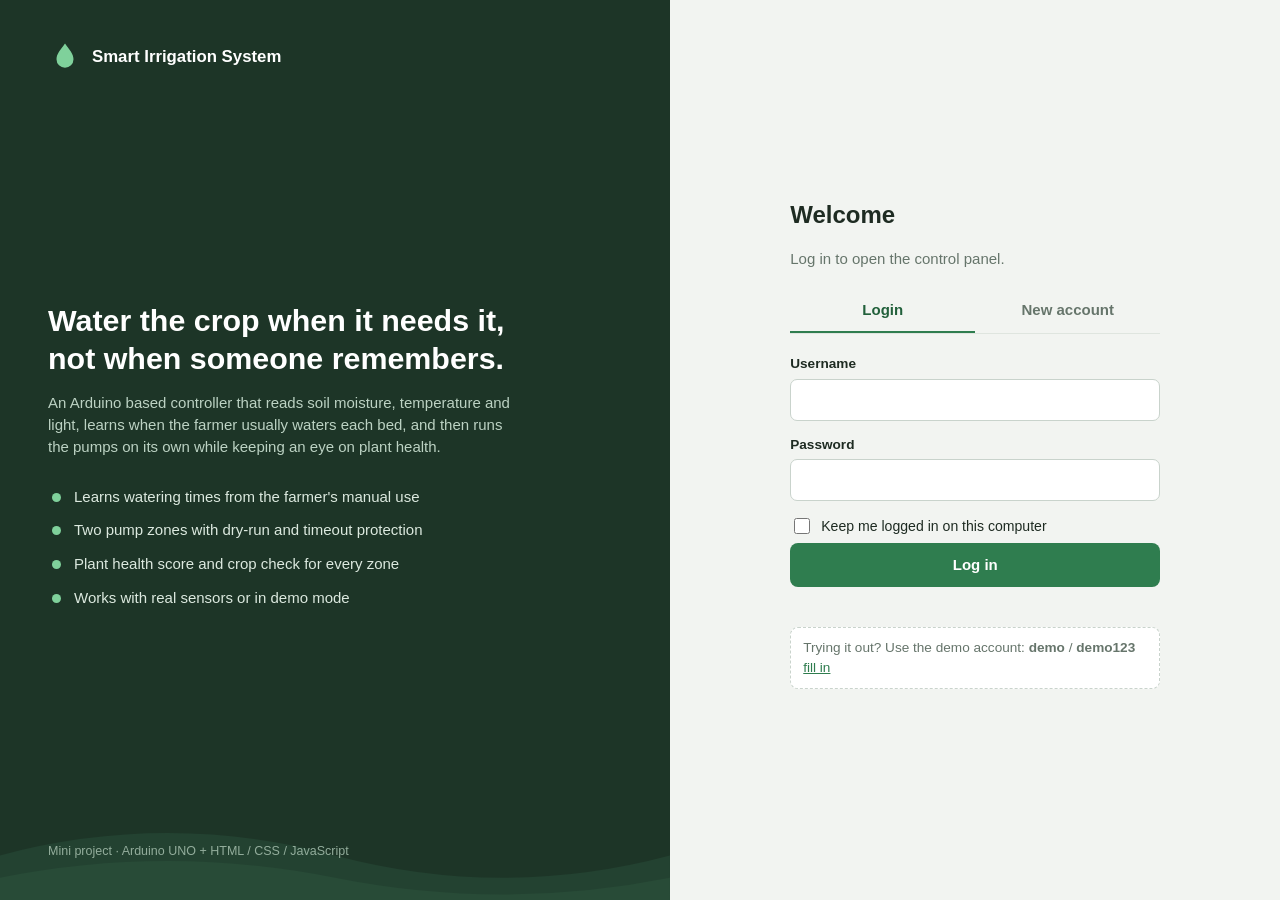
<file: index.html>
<!DOCTYPE html>
<html lang="en">
<head>
<meta charset="UTF-8">
<meta name="viewport" content="width=device-width, initial-scale=1">
<title>Login - Smart Irrigation System</title>
<link rel="stylesheet" href="css/style.css">
</head>
<body class="auth-page">

<div class="auth-wrap">
  <section class="auth-side">
    <div class="logo-row">
      <svg width="34" height="34" viewBox="0 0 24 24" aria-hidden="true"><path fill="#7fd19b" d="M12 2.5C9 6.6 6 10 6 13.5a6 6 0 0 0 12 0C18 10 15 6.6 12 2.5z"/></svg>
      <span>Smart Irrigation System</span>
    </div>

    <div class="auth-intro">
      <h1>Water the crop when it needs it, not when someone remembers.</h1>
      <p>An Arduino based controller that reads soil moisture, temperature and light, learns when the
        farmer usually waters each bed, and then runs the pumps on its own while keeping an eye on plant health.</p>
      <ul class="feature-list">
        <li>Learns watering times from the farmer's manual use</li>
        <li>Two pump zones with dry-run and timeout protection</li>
        <li>Plant health score and crop check for every zone</li>
        <li>Works with real sensors or in demo mode</li>
      </ul>
    </div>

    <small class="auth-foot">Mini project · Arduino UNO + HTML / CSS / JavaScript</small>
  </section>

  <main class="auth-main">
    <div class="auth-card">
      <h2>Welcome</h2>
      <p class="muted">Log in to open the control panel.</p>

      <div class="auth-tabs">
        <button type="button" class="active" data-tab="login">Login</button>
        <button type="button" data-tab="register">New account</button>
      </div>

      <form id="loginForm" autocomplete="on">
        <div class="field">
          <label for="lUser">Username</label>
          <input type="text" id="lUser" autocomplete="username" required>
        </div>
        <div class="field">
          <label for="lPass">Password</label>
          <input type="password" id="lPass" autocomplete="current-password" required>
        </div>
        <label class="chk"><input type="checkbox" id="lRemember"> Keep me logged in on this computer</label>
        <button type="submit" class="btn full">Log in</button>
        <p class="err" id="loginErr" role="alert"></p>
        <p class="hint">Trying it out? Use the demo account: <b>demo</b> / <b>demo123</b>
          <button type="button" class="link" id="fillDemo">fill in</button></p>
      </form>

      <form id="registerForm" hidden>
        <div class="field">
          <label for="rName">Full name</label>
          <input type="text" id="rName" autocomplete="name" required>
        </div>
        <div class="field">
          <label for="rUser">Username</label>
          <input type="text" id="rUser" autocomplete="username" required>
        </div>
        <div class="field">
          <label for="rPass">Password <span class="muted small">(min 6 characters)</span></label>
          <input type="password" id="rPass" autocomplete="new-password" required>
        </div>
        <div class="field">
          <label for="rPass2">Confirm password</label>
          <input type="password" id="rPass2" autocomplete="new-password" required>
        </div>
        <button type="submit" class="btn full">Create account</button>
        <p class="err" id="regErr" role="alert"></p>
      </form>
    </div>
  </main>
</div>

<script src="js/common.js"></script>
<script src="js/auth.js"></script>
<script src="js/login.js"></script>
</body>
</html>
</file>
<file: css/style.css>
/* Smart Irrigation System - styles */

:root {
  --bg: #f2f4f1;
  --card: #fff;
  --ink: #1e2b22;
  --muted: #66756b;
  --line: #dfe5df;
  --green: #2f7d4f;
  --green-d: #22603b;
  --green-l: #e5f2ea;
  --blue: #2c74b8;
  --blue-l: #e4eef8;
  --red: #c9473f;
  --red-l: #fbe9e7;
  --amber: #b07a0e;
  --amber-l: #fbf1dc;
  --side: #1d3527;
}

* { box-sizing: border-box; }
html, body { margin: 0; }
body {
  font-family: "Segoe UI", Roboto, Arial, sans-serif;
  background: var(--bg);
  color: var(--ink);
  font-size: 15px;
  line-height: 1.45;
}
h1, h2, h3, h4 { margin: 0; }
h3 { font-size: 1rem; }
h4 { font-size: .9rem; margin: 18px 0 8px; }
a { color: var(--green); }
code { background: #eef1ee; padding: 1px 5px; border-radius: 4px; font-size: .88em; }
.muted { color: var(--muted); }
.small { font-size: .82rem; }
.nowrap { white-space: nowrap; }
[hidden] { display: none !important; }

/* ---------- buttons & inputs ---------- */
.btn {
  border: 0; border-radius: 8px; padding: 10px 16px;
  font: inherit; font-weight: 600; cursor: pointer;
  color: #fff; background: var(--green);
}
.btn:hover:not(:disabled) { background: var(--green-d); }
.btn:disabled { background: #c9d1cb; color: #f4f6f5; cursor: not-allowed; }
.btn.blue { background: var(--blue); }
.btn.blue:hover:not(:disabled) { background: #22609b; }
.btn.red { background: var(--red); }
.btn.red:hover:not(:disabled) { background: #ad3a33; }
.btn.blue:disabled, .btn.red:disabled { background: #c9d1cb; color: #f4f6f5; }
.btn.ghost { background: #fff; color: var(--green-d); border: 1px solid #b9cfc0; }
.btn.ghost:hover:not(:disabled) { background: var(--green-l); }
.btn.ghost:disabled { color: #9aa39e; background: #fff; }
.btn.ghost.danger { color: var(--red); border-color: #e5bdb9; }
.btn.ghost.danger:hover { background: var(--red-l); }
.btn.sm { padding: 7px 13px; font-size: .88rem; }
.btn.xs { padding: 4px 10px; font-size: .8rem; font-weight: 600; }
.btn.full { width: 100%; padding: 11px; margin-top: 6px; }
.btn-row { display: flex; gap: 10px; flex-wrap: wrap; margin-top: 14px; }
.btn-row .btn { flex: 1 1 110px; }
.btn-row.left .btn { flex: 0 0 auto; }
.file-btn { position: relative; overflow: hidden; display: inline-block; }
.file-btn input { position: absolute; inset: 0; opacity: 0; cursor: pointer; }

.link { background: none; border: 0; padding: 0; font: inherit; color: var(--green); text-decoration: underline; cursor: pointer; }
.link.light { color: #a9d8b8; font-size: .85rem; }

.field { margin-bottom: 14px; }
.field label { display: block; font-size: .85rem; font-weight: 600; margin-bottom: 5px; }
input[type=text], input[type=password], select {
  width: 100%; padding: 9px 11px; font: inherit;
  border: 1px solid #c9d3cc; border-radius: 7px; background: #fff; color: var(--ink);
}
input:focus, select:focus { outline: 2px solid #9fd1b0; border-color: var(--green); }
.chk { display: flex; align-items: center; gap: 8px; font-size: .88rem; cursor: pointer; }
.chk input { accent-color: var(--green); width: 16px; height: 16px; }

/* ---------- login page ---------- */
.auth-wrap { min-height: 100vh; display: grid; grid-template-columns: 1.1fr 1fr; }
.auth-side {
  background: var(--side) url("data:image/svg+xml,%3Csvg xmlns='http://www.w3.org/2000/svg' width='600' height='200' viewBox='0 0 600 200'%3E%3Cpath d='M0 160 Q150 120 300 160 T600 160 V200 H0Z' fill='%23234231'/%3E%3Cpath d='M0 180 Q150 150 300 180 T600 180 V200 H0Z' fill='%23284b37'/%3E%3C/svg%3E") bottom / 100% auto no-repeat;
  color: #dce9df; padding: 40px 48px;
  display: flex; flex-direction: column; justify-content: space-between; gap: 32px;
}
.logo-row { display: flex; align-items: center; gap: 10px; font-weight: 700; font-size: 1.05rem; color: #fff; }
.auth-intro { max-width: 470px; }
.auth-intro h1 { font-size: 1.9rem; line-height: 1.25; color: #fff; margin-bottom: 14px; }
.auth-intro p { color: #bcd2c3; }
.feature-list { padding: 0; list-style: none; margin: 22px 0 0; }
.feature-list li { padding: 6px 0 6px 26px; position: relative; }
.feature-list li::before {
  content: ""; position: absolute; left: 4px; top: 13px; width: 9px; height: 9px;
  border-radius: 50%; background: #7fd19b;
}
.auth-foot { color: #93ad9c; }
.auth-main { display: flex; align-items: center; justify-content: center; padding: 32px 16px; }
.auth-card { width: 100%; max-width: 370px; }
.auth-card h2 { font-size: 1.5rem; }
.auth-tabs { display: flex; border-bottom: 1px solid var(--line); margin: 20px 0; }
.auth-tabs button {
  flex: 1; background: none; border: 0; padding: 10px; font: inherit; font-weight: 600;
  color: var(--muted); border-bottom: 2px solid transparent; cursor: pointer;
}
.auth-tabs button.active { color: var(--green-d); border-bottom-color: var(--green); }
.err { color: var(--red); font-size: .88rem; min-height: 1.2em; margin: 10px 0 0; }
.hint { font-size: .85rem; color: var(--muted); background: #fff; border: 1px dashed #c9d3cc; padding: 10px 12px; border-radius: 8px; }

/* ---------- app layout ---------- */
.app { display: grid; grid-template-columns: 215px 1fr; min-height: 100vh; }
.side {
  background: var(--side); color: #c8dccd;
  position: sticky; top: 0; height: 100vh;
  display: flex; flex-direction: column;
}
.side .logo { display: flex; align-items: center; gap: 10px; padding: 18px 18px 22px; color: #fff; }
.side .logo small { display: block; color: #93ad9c; font-size: .78rem; }
.nav { display: flex; flex-direction: column; }
.nav a {
  padding: 10px 20px; color: inherit; text-decoration: none; font-size: .93rem;
  border-left: 3px solid transparent;
}
.nav a:hover { background: rgba(255, 255, 255, .05); }
.nav a.active { background: rgba(255, 255, 255, .08); color: #fff; border-left-color: #7fd19b; font-weight: 600; }
.side-foot { margin-top: auto; padding: 16px 20px; font-size: .85rem; border-top: 1px solid rgba(255, 255, 255, .08); }

.main { min-width: 0; }
.topbar {
  display: flex; justify-content: space-between; align-items: center; gap: 12px; flex-wrap: wrap;
  background: #fff; border-bottom: 1px solid var(--line);
  padding: 12px 24px; position: sticky; top: 0; z-index: 5;
}
.topbar h1 { font-size: 1.2rem; }
.top-right { display: flex; align-items: center; gap: 8px; flex-wrap: wrap; }

.demo-bar {
  display: flex; align-items: center; flex-wrap: wrap; gap: 8px 12px;
  background: var(--amber-l); border-bottom: 1px solid #ecd9ae; padding: 8px 24px; font-size: .86rem;
}
.demo-bar select { width: auto; padding: 4px 8px; font-size: .85rem; }
.demo-bar .sep { width: 1px; height: 20px; background: #e2cf9f; }

.content { padding: 20px 24px 40px; max-width: 1250px; }
.notice { background: var(--blue-l); border: 1px solid #c3d8ee; border-radius: 10px; padding: 12px 16px; margin-bottom: 16px; font-size: .92rem; }
.page-note { color: var(--muted); font-size: .9rem; margin: 0 0 16px; max-width: 900px; }

.grid { display: grid; gap: 16px; margin-bottom: 16px; }
.grid.stats { grid-template-columns: repeat(4, 1fr); }
.grid.two { grid-template-columns: repeat(2, minmax(0, 1fr)); }
.stack { display: grid; gap: 16px; grid-template-columns: minmax(0, 1fr); }

.card { background: var(--card); border: 1px solid var(--line); border-radius: 10px; padding: 16px 18px; margin-bottom: 16px; min-width: 0; }
.grid > .card, .stack > .card { margin-bottom: 0; }
.card > h3 { margin-bottom: 12px; }
.card-head { display: flex; justify-content: space-between; align-items: baseline; gap: 10px; margin-bottom: 10px; }
.row-card { display: flex; justify-content: space-between; align-items: center; gap: 16px; flex-wrap: wrap; }

.stat .label { font-size: .8rem; color: var(--muted); font-weight: 600; text-transform: uppercase; letter-spacing: .04em; }
.stat.alert { border-color: #ebc0bc; background: #fff7f6; }
.stat.alert .big { color: var(--red); }
.big { font-size: 2rem; font-weight: 700; font-variant-numeric: tabular-nums; line-height: 1.15; }
.unit { font-size: .95rem; color: var(--muted); font-weight: 500; margin-left: 3px; }

.pill { display: inline-block; padding: 4px 11px; border-radius: 999px; font-size: .8rem; font-weight: 600; background: #eceff0; color: #555; white-space: nowrap; }
.pill.on { background: var(--green-l); color: var(--green-d); }
.pill.sim { background: var(--amber-l); color: #7a5300; }
.pill.blue { background: var(--blue-l); color: #1d5a92; }

.tag { display: inline-block; font-size: .72rem; font-weight: 700; padding: 1px 7px; border-radius: 4px; background: #eceff0; color: #555; margin-right: 6px; }
.tag.farmer { background: var(--green-l); color: var(--green-d); }
.tag.auto { background: var(--blue-l); color: #1d5a92; }
.tag.safety { background: var(--red-l); color: #9b2f28; }
.tag.device { background: var(--amber-l); color: #7a5300; }

/* zone cards */
.zc-head { display: flex; justify-content: space-between; align-items: flex-start; gap: 8px; }
.zc-body { display: flex; justify-content: space-between; align-items: flex-end; margin: 12px 0 10px; }
.zc-score { text-align: right; }
.zc-score small { display: block; }
.score { font-size: 1.5rem; font-weight: 700; }
.score.good { color: var(--green); }
.score.warn { color: var(--amber); }
.score.bad { color: var(--red); }
.band-meter { position: relative; height: 12px; border-radius: 6px; background: #e9ede9; overflow: hidden; }
.band-meter .crit { position: absolute; left: 0; top: 0; bottom: 0; background: #f2cdc9; }
.band-meter .band { position: absolute; top: 0; bottom: 0; background: #b6dcc3; }
.band-meter .mark { position: absolute; top: 0; bottom: 0; width: 4px; margin-left: -2px; background: var(--ink); border-radius: 2px; transition: left .4s; }
.band-labels { display: flex; justify-content: space-between; font-size: .75rem; color: var(--muted); margin-top: 4px; }
.zc-foot { display: flex; justify-content: space-between; gap: 10px; flex-wrap: wrap; border-top: 1px solid var(--line); margin-top: 12px; padding-top: 10px; font-size: .85rem; color: var(--muted); }
.zc-foot span:first-child { font-weight: 600; color: var(--ink); }

/* charts */
svg.chart { width: 100%; height: auto; display: block; }
svg.chart .ax { font-size: 11px; fill: #7d8a81; }
svg.spark { max-width: 320px; }
.legend { display: flex; flex-wrap: wrap; gap: 6px 16px; font-size: .78rem; color: var(--muted); margin-top: 6px; }
.legend span { display: inline-flex; align-items: center; gap: 6px; }
.lg { display: inline-block; width: 14px; height: 10px; border-radius: 2px; }
.lg.band { background: #d5eadb; }
.lg.crit { height: 0; border-top: 2px dashed var(--red); }
.lg.pump { background: #d3e3f2; }
.lg.slot { background: #d6e5f3; }
.dotl { display: inline-block; width: 10px; height: 10px; border-radius: 50%; }
.dotl.hollow { border: 1.5px solid #8a978e; background: #fff; }

.activity { list-style: none; margin: 0; padding: 0; font-size: .88rem; }
.activity li { padding: 7px 0; border-bottom: 1px solid #eef1ee; display: flex; gap: 8px; align-items: baseline; }
.activity li:last-child { border-bottom: 0; }
.activity .when { color: var(--muted); font-variant-numeric: tabular-nums; min-width: 42px; }

/* pump control */
.pump-row { display: flex; align-items: center; gap: 10px; margin: 8px 0 2px; }
.dot { width: 14px; height: 14px; border-radius: 50%; background: #b9c2bc; transition: all .3s; }
.dot.on { background: var(--blue); box-shadow: 0 0 0 6px rgba(44, 116, 184, .18); }
.pump-state { font-size: 1.6rem; font-weight: 700; }
.settings { margin-top: 16px; border-top: 1px solid var(--line); }
.set-row { display: flex; justify-content: space-between; align-items: center; gap: 14px; padding: 11px 0; border-bottom: 1px solid #eef1ee; cursor: pointer; }
.set-row:last-child { border-bottom: 0; }
.set-row small { display: block; color: var(--muted); font-size: .8rem; font-weight: 400; }
.set-row input[type=checkbox] { width: 20px; height: 20px; accent-color: var(--green); flex-shrink: 0; }
.set-row select { width: auto; }

/* learning */
.learn-grid { display: grid; grid-template-columns: repeat(2, minmax(0, 1fr)); gap: 6px 28px; }
.kv { display: flex; justify-content: space-between; gap: 10px; padding: 5px 0; border-bottom: 1px solid #eef1ee; font-size: .88rem; }
.meter { height: 8px; background: #e8ece8; border-radius: 5px; overflow: hidden; min-width: 60px; }
.meter > div { height: 100%; background: var(--blue); }
details { margin-top: 8px; }
summary { cursor: pointer; color: var(--green-d); }

/* health */
.health-top { display: flex; align-items: center; gap: 16px; margin-bottom: 12px; }
.status { font-weight: 700; margin: 2px 0; }
.status.good { color: var(--green); }
.status.warn { color: var(--amber); }
.status.bad { color: var(--red); }
.issues { list-style: none; padding: 0; margin: 0; font-size: .88rem; }
.issues li { padding: 8px 10px 8px 12px; border-left: 3px solid #c9d1cb; background: #f7f9f7; margin-bottom: 6px; border-radius: 0 6px 6px 0; }
.issues li.bad { border-color: var(--red); background: var(--red-l); }
.issues li.warn { border-color: #d9a43a; background: var(--amber-l); }
.issues li.info { border-color: var(--blue); background: var(--blue-l); }
.issues li.good { border-color: var(--green); background: var(--green-l); }
.tip { font-size: .85rem; color: var(--muted); font-style: italic; margin: 10px 0 0; }
.bad-txt { color: var(--red); font-weight: 600; }

/* tables */
.tbl { width: 100%; border-collapse: collapse; font-size: .88rem; }
.tbl th, .tbl td { padding: 8px; border-bottom: 1px solid var(--line); text-align: left; vertical-align: middle; }
.tbl th { font-size: .78rem; color: var(--muted); text-transform: uppercase; letter-spacing: .03em; }
.tbl.compact th, .tbl.compact td { padding: 5px 6px; }
.tbl .num { text-align: right; font-variant-numeric: tabular-nums; }
.table-scroll { max-height: 520px; overflow: auto; }

.log {
  background: #0e1511; color: #b6f0c9; font: .8rem/1.4 Consolas, Menlo, monospace;
  height: 240px; overflow: auto; padding: 12px; border-radius: 8px; white-space: pre-wrap; margin: 0;
}

.crop-info { font-size: .85rem; color: var(--muted); background: #f6f8f6; padding: 8px 10px; border-radius: 6px; margin: 12px 0; }

/* about page */
.prose { max-width: 900px; }
.prose p, .prose li { font-size: .93rem; }
.prose ol, .prose ul { padding-left: 22px; }
.prose li { margin-bottom: 4px; }
.diagram { width: 100%; height: auto; max-width: 760px; display: block; margin: 6px 0; }

.toast {
  position: fixed; left: 50%; bottom: 22px; transform: translate(-50%, 90px); opacity: 0;
  background: var(--ink); color: #fff; padding: 11px 18px; border-radius: 10px;
  font-size: .9rem; font-weight: 600; transition: transform .3s, opacity .3s;
  pointer-events: none; max-width: 90vw; text-align: center; z-index: 50;
}
.toast.show { transform: translate(-50%, 0); opacity: 1; }

/* ---------- smaller screens ---------- */
@media (max-width: 1100px) {
  .grid.stats { grid-template-columns: repeat(2, 1fr); }
}
@media (max-width: 900px) {
  .grid.two, .learn-grid { grid-template-columns: minmax(0, 1fr); }
  .tbl.compact th, .tbl.compact td { padding: 5px 4px; }
  .meter { min-width: 40px; }
  .app { display: block; }
  .side { position: static; height: auto; min-width: 0; }
  .side .logo { padding: 12px 16px; }
  .nav { flex-direction: row; overflow-x: auto; scrollbar-width: none; }
  .nav a { border-left: 0; border-bottom: 3px solid transparent; white-space: nowrap; padding: 10px 14px; }
  .nav a.active { border-bottom-color: #7fd19b; }
  .side-foot { display: none; }
  .topbar { position: static; padding: 12px 16px; }
  .content, .demo-bar { padding-left: 16px; padding-right: 16px; }
  .auth-wrap { grid-template-columns: 1fr; min-height: 0; }
  .auth-side { padding: 24px 20px 56px; gap: 20px; }
  .auth-main { padding: 28px 16px 48px; }
  .auth-intro h1 { font-size: 1.45rem; }
}
@media (max-width: 520px) {
  .grid.stats { grid-template-columns: 1fr 1fr; gap: 10px; }
  .big { font-size: 1.6rem; }
  .card { padding: 14px; }
}
</file>
